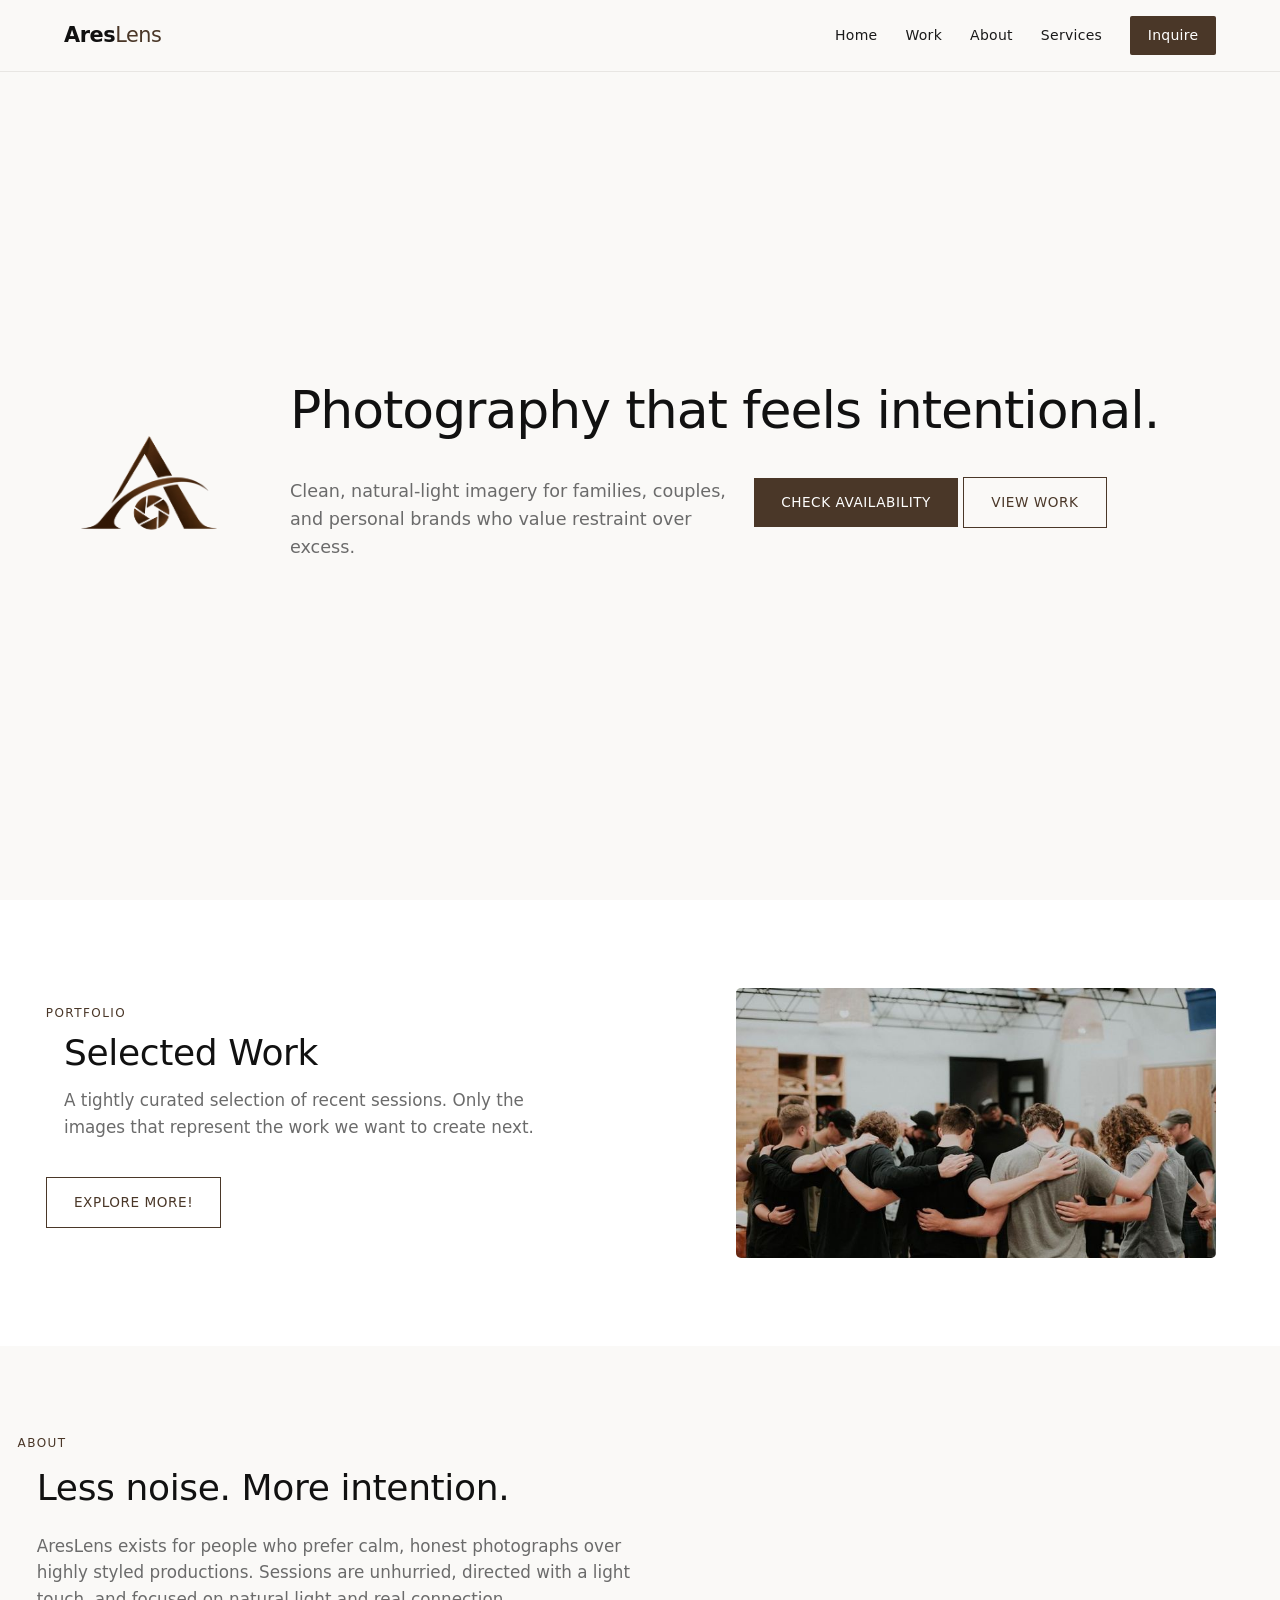
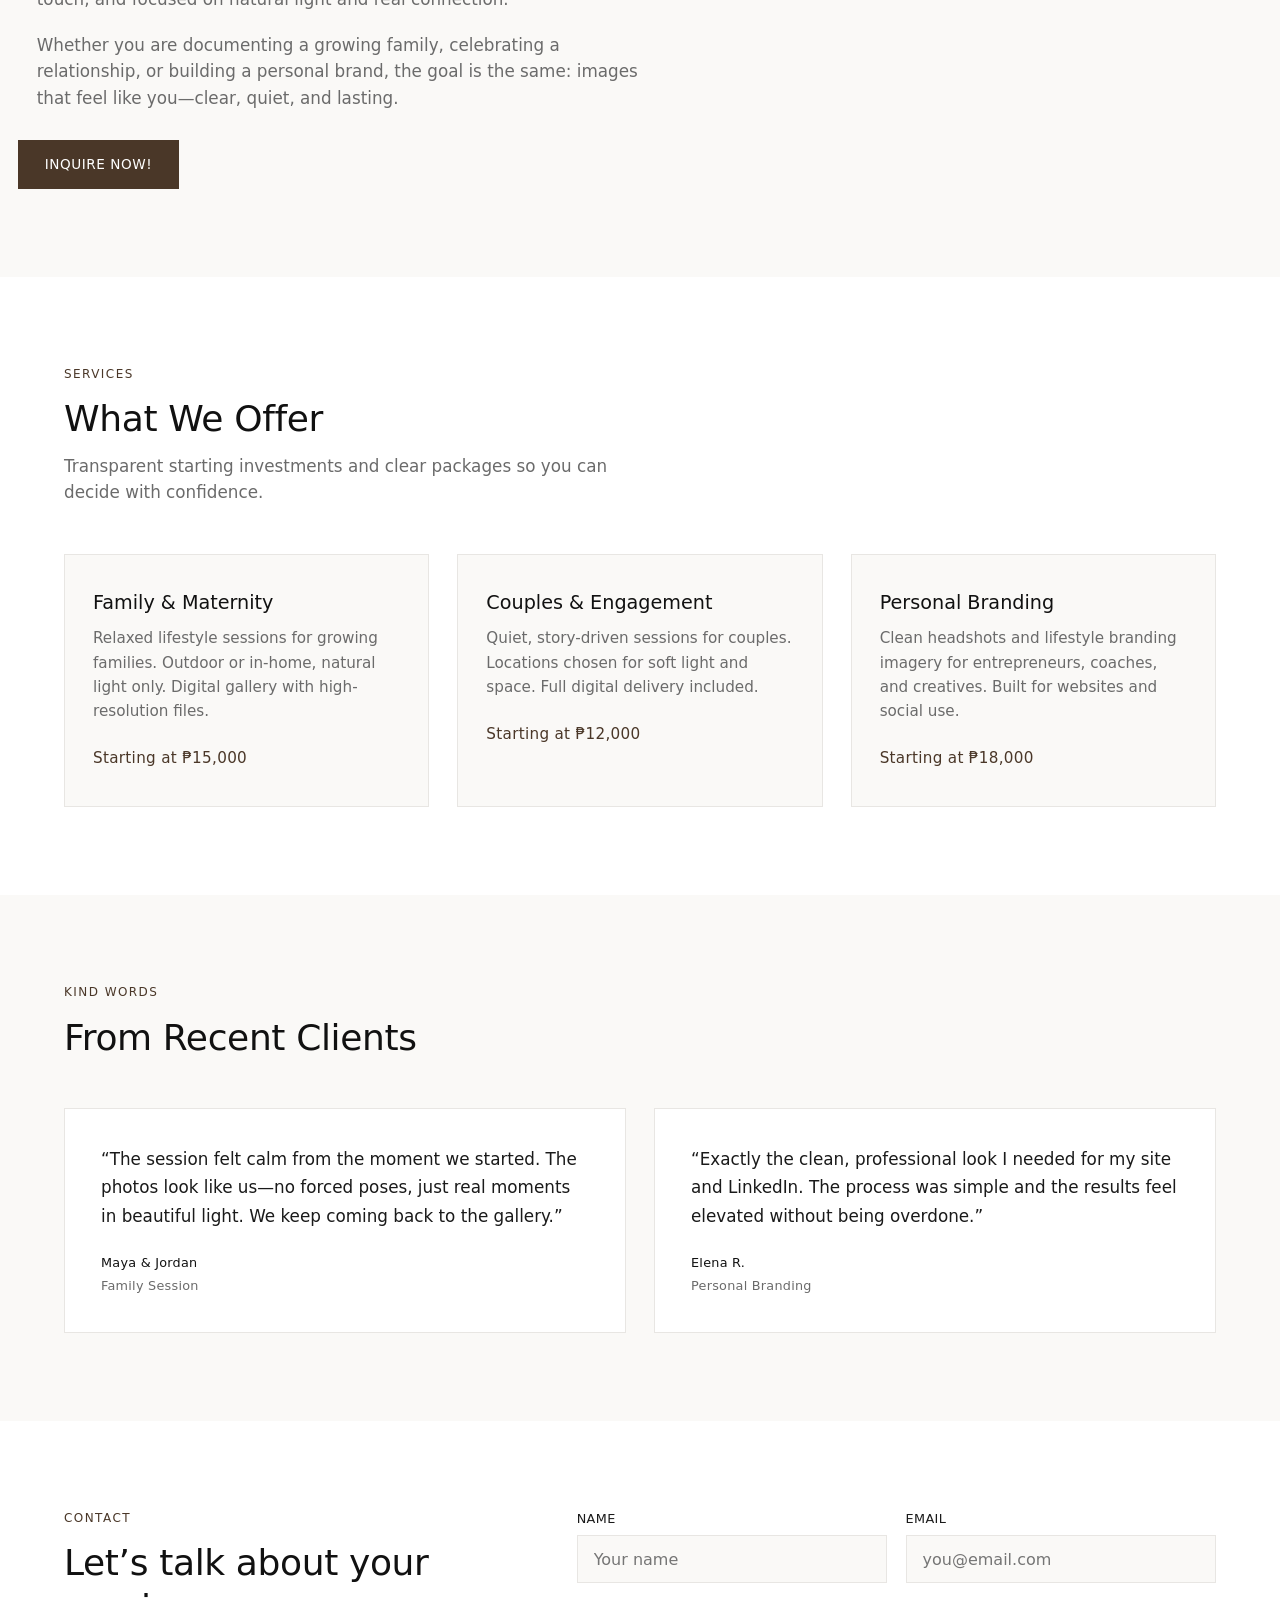
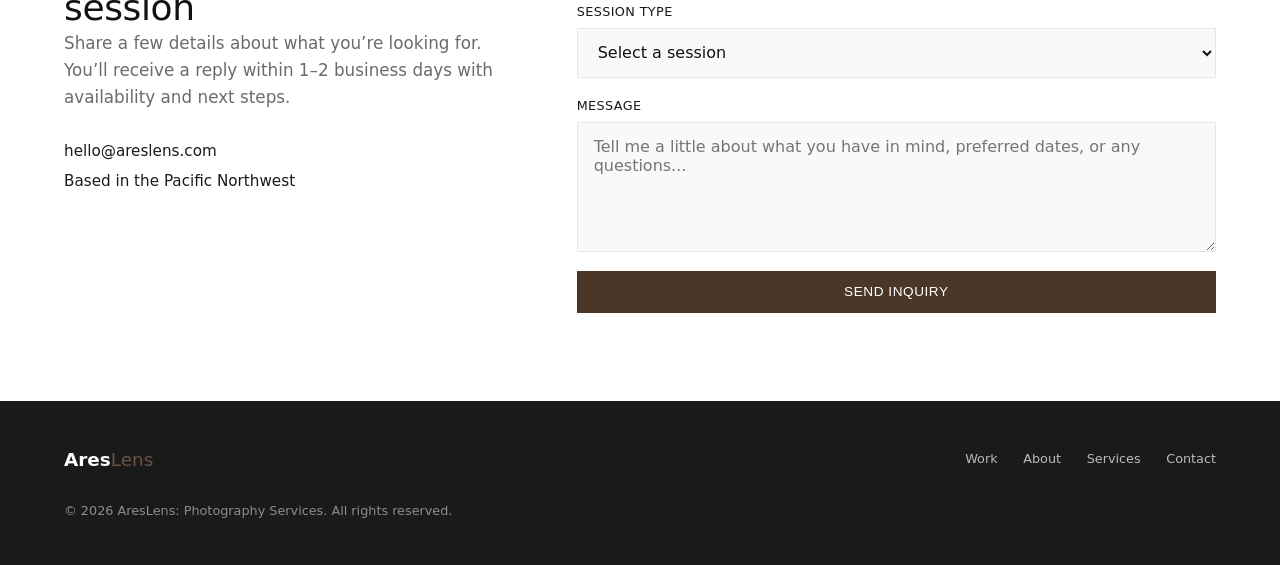
<file: index.html>
<!doctype html>
<html lang="en">
  <head>
    <link rel="stylesheet" href="css/style.css" />
    <meta charset="UTF-8" />
    <meta name="viewport" content="width=device-width, initial-scale=1.0" />
    <title>
      AresLens: Photography Services
    </title>
  </head>
  <body>
    <header>
      <div>
        <a>Ares<span>Lens</span></a>
        <nav>
          <a href=#>Home</a>
          <a href=#>Work</a>
          <a href=#>About</a>
          <a href=#>Services</a>
          <a href=#>Inquire</a>
        </nav>
      </div>
    </header>

    <main>
      <section>
        <div>
            <img
            src="images/logo.png"
            alt="AresLensLogo"
            width="170"
            height="150"
          />
          <div>
            <h1>Photography that feels intentional.</h1>
            <p>
              Clean, natural-light imagery for families, couples, and personal
              brands who value restraint over excess.
            </p>
            <div>
              <a href="#contact" class="btn btn-primary">Check Availability</a>
              <a href="#viewwork" class="btn btn-outline">View Work</a>
            </div>
      </section>


<section id="viewwork">
  <div class="portfolio-container">
    <div class="portfolio-text">
      <h1>Portfolio</h1>
      <h2>Selected Work</h2>
      <p>
        A tightly curated selection of recent sessions. Only the images
        that represent the work we want to create next.
      </p>
      <div class="btn btn-portfolio">
        <a href="MyPortfolio.html" target="_blank">Explore More!</a>
      </div>
    </div>


    <div class="img-selected">
      <img src="images/portimgbg.jpg" alt="selected">
    </div>
  </div>
</section>


<section class="section about" id="about">
      <div class="about-content">
        <span class="section-label">About</span>
        <h2>Less noise. More intention.</h2>
        <p>
          AresLens exists for people who prefer calm, honest photographs over highly styled productions. Sessions are unhurried, directed with a light touch, and focused on natural light and real connection.
        </p>
        <p>
          Whether you are documenting a growing family, celebrating a relationship, or building a personal brand, the goal is the same: images that feel like you—clear, quiet, and lasting.
        </p>
        <a href="#contact" class="btn btn-primary">Inquire Now!</a>
      </div>
    </div>
  </section>
  <section class="section services" id="services">
  <div class="container">
    <div class="section-header">
      <span class="section-label">Services</span>
      <h2>What We Offer</h2>
      <p>Transparent starting investments and clear packages so you can decide with confidence.</p>
    </div>

    <div class="services-grid">
      <article class="service-card">
        <h3>Family & Maternity</h3>
        <p>
          Relaxed lifestyle sessions for growing families. Outdoor or in-home, natural light only. Digital gallery with high-resolution files.
        </p>
        <p class="service-price">Starting at ₱15,000</p>
      </article>
      <article class="service-card">
        <h3>Couples & Engagement</h3>
        <p>
          Quiet, story-driven sessions for couples. Locations chosen for soft light and space. Full digital delivery included.
        </p>
        <p class="service-price">Starting at ₱12,000</p>
      </article>
      <article class="service-card">
        <h3>Personal Branding</h3>
        <p>
          Clean headshots and lifestyle branding imagery for entrepreneurs, coaches, and creatives. Built for websites and social use.
        </p>
        <p class="service-price">Starting at ₱18,000</p>
      </article>
    </div>
  </div>
</section>

<section class="section testimonials">
  <div class="container">
    <div class="section-header">
      <span class="section-label">Kind Words</span>
      <h2>From Recent Clients</h2>
    </div>

    <div class="testimonials-grid">
      <article class="testimonial-card">
        <blockquote>
          “The session felt calm from the moment we started. The photos look like us—no forced poses, just real moments in beautiful light. We keep coming back to the gallery.”
        </blockquote>
        <div class="testimonial-name">
          <strong>Maya & Jordan</strong>
          Family Session
        </div>
      </article>
      <article class="testimonial-card">
        <blockquote>
          “Exactly the clean, professional look I needed for my site and LinkedIn. The process was simple and the results feel elevated without being overdone.”
        </blockquote>
        <div class="testimonial-name">
          <strong>Elena R.</strong>
          Personal Branding
        </div>
      </article>
    </div>
  </div>
</section>

  <section class="section contact" id="contact">
    <div class="container contact-grid">
      <div class="contact-info">
        <span class="section-label">Contact</span>
        <h2>Let’s talk about your session</h2>
        <p>
          Share a few details about what you’re looking for. You’ll receive a reply within 1–2 business days with availability and next steps.
        </p>
        <div class="contact-details">
          <p>hello@areslens.com</p>
          <p>Based in the Pacific Northwest</p>
        </div>
      </div>

      <form class="contact-form" action="#" method="post">
        <div class="form-row">
          <div class="form-group">
            <label for="name">Name</label>
            <input type="text" id="name" name="name" required placeholder="Your name" />
          </div>
          <div class="form-group">
            <label for="email">Email</label>
            <input type="email" id="email" name="email" required placeholder="you@email.com" />
          </div>
        </div>

        <div class="form-group">
          <label for="session">Session Type</label>
          <select id="session" name="session" required>
            <option value="" disabled selected>Select a session</option>
            <option value="family">Family / Maternity</option>
            <option value="couples">Couples / Engagement</option>
            <option value="branding">Personal Branding</option>
            <option value="other">Other / Not sure yet</option>
          </select>
        </div>

        <div class="form-group">
          <label for="message">Message</label>
          <textarea id="message" name="message" placeholder="Tell me a little about what you have in mind, preferred dates, or any questions..."></textarea>
        </div>

        <button type="submit" class="btn btn-primary">Send Inquiry</button>
      </form>
    </div>
  </section>
  </main>

  <footer class="site-footer">
  <div class="container footer-inner">
    <div class="footer-logo">Ares<span>Lens</span></div>
    <div class="footer-links">
      <a href="#work">Work</a>
      <a href="#about">About</a>
      <a href="#services">Services</a>
      <a href="#contact">Contact</a>
    </div>
    <p class="footer-copy">&copy; 2026 AresLens: Photography Services. All rights reserved.</p>
  </div>
</footer>
</body>
</html>
</file>
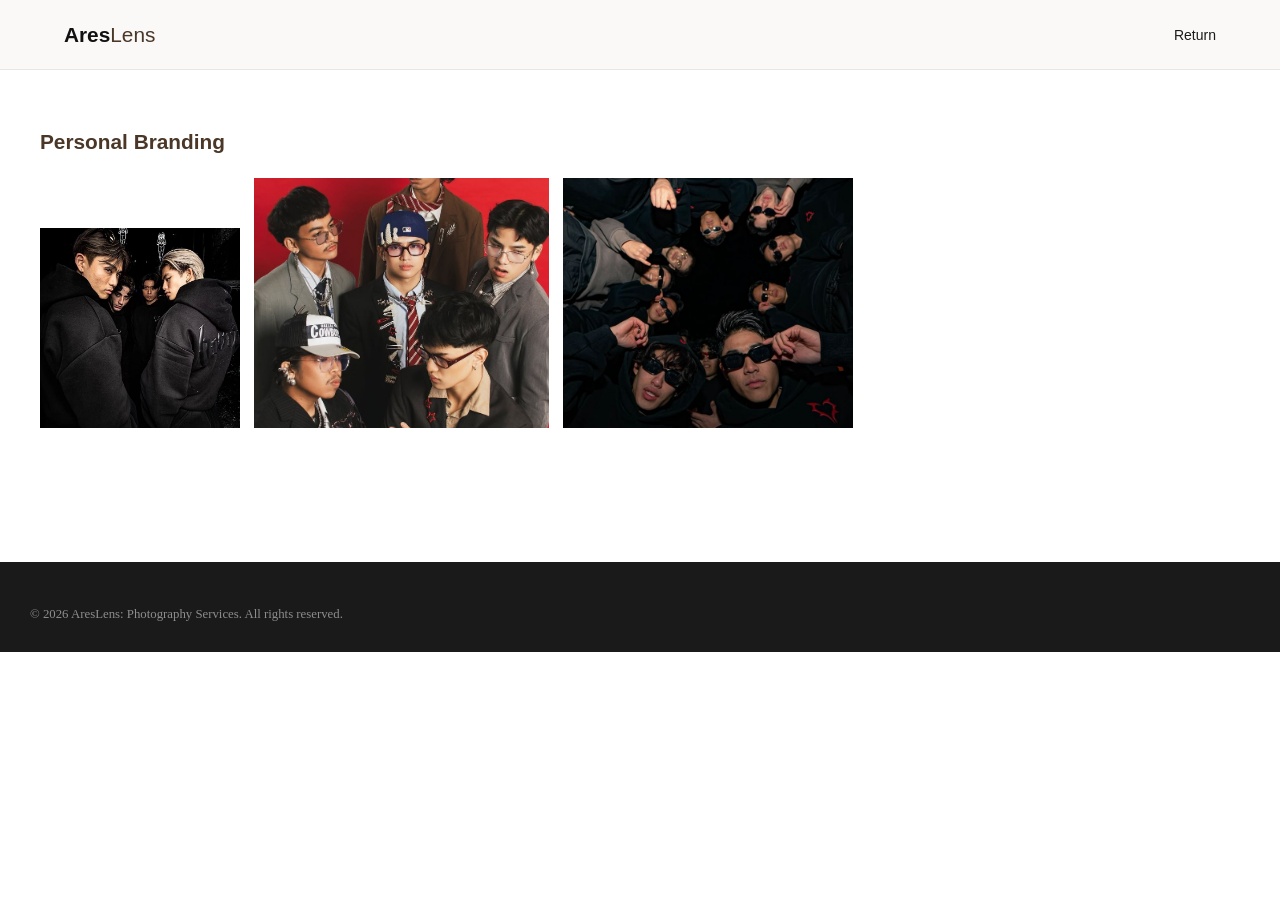
<file: brand.html>
<!DOCTYPE html>
<html>
<head>
    <title>Portfolio: Personal Branding</title>
    <link rel="stylesheet" href="css/portfolio.css">
</head>

<body>
<main>
    <section>
        <header>
            <div>
                <p>Ares<span>Lens</span></p>
                <a href="MyPortfolio.html">Return</a>
            </div>
        </header>

        <div class="gallery">
            <p><strong>Personal Branding</strong></p>

            <img src="images/kinghenry1.jpg" alt="Branding photo" width="200" height="200">
            <img src="images/royce.jpg" alt="Royce photo" width="295" height="250">
            <img src="images/kinghenry2.jpg" alt="Branding photo" width="290" height="250">
        </div>
    </section>
        </main>
            <footer class="site-footer">
                    <p class="footer-copy">&copy; 2026 AresLens: Photography Services. All rights reserved.</p>
            </footer>
        </body>
</html>
</file>
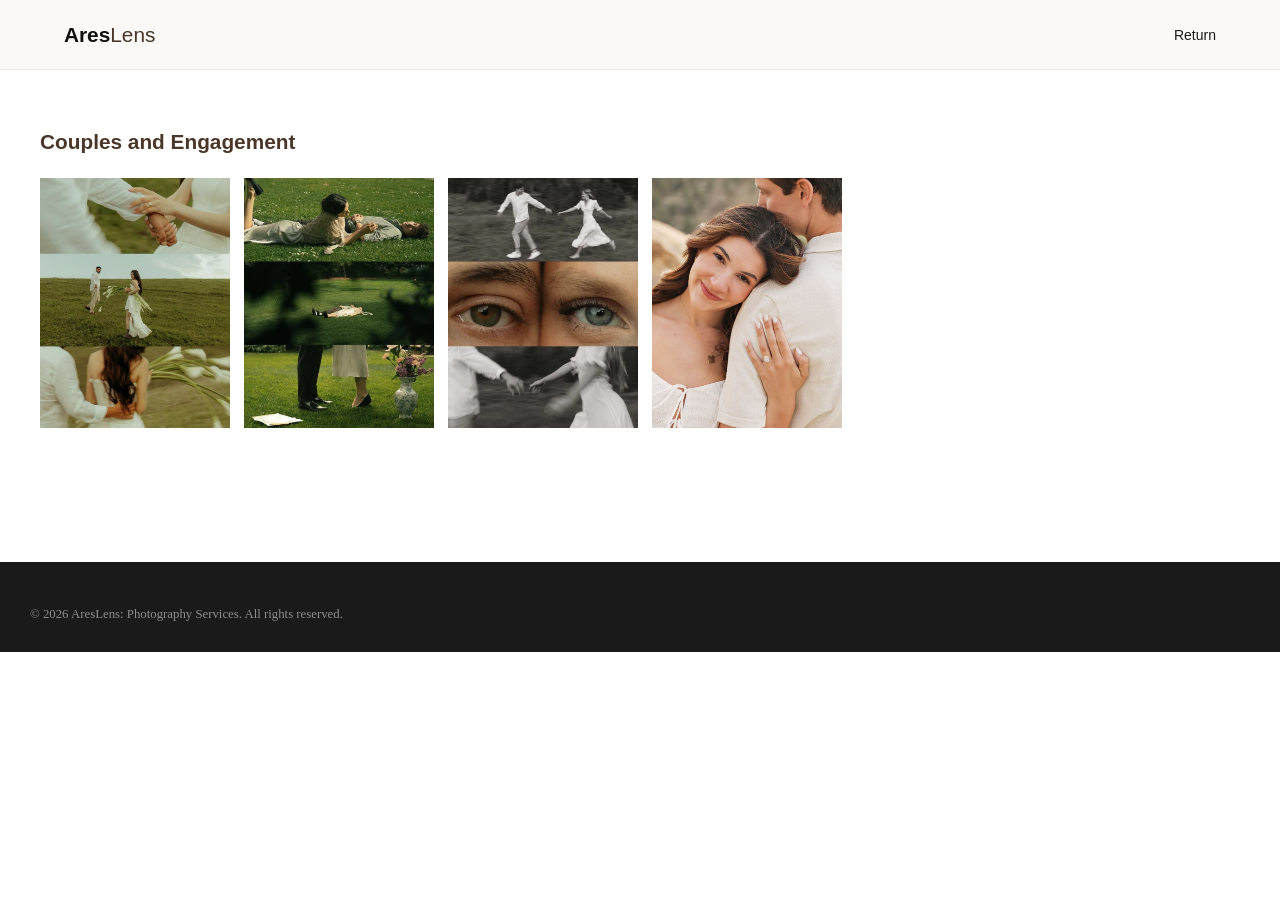
<file: coup.html>
<!DOCTYPE html>
<html>
<head>
    <title>Portfolio: Couples & Engagement</title>
    <link rel="stylesheet" href="css/portfolio.css">
</head>

<body>
<main>
    <section>
        <header>
            <div>
                <p>Ares<span>Lens</span></p>
                <a href="MyPortfolio.html">Return</a>
            </div>
        </header>

        <div class="gallery">
            <p><strong>Couples and Engagement</strong></p>

            <img src="images/couple1.jpg" alt="Couple photo" width="190" height="250">
            <img src="images/couple2.jpg" alt="Couple photo" width="190" height="250">
            <img src="images/couple3.jpg" alt="Couple photo" width="190" height="250">
            <img src="images/couple4.jpg" alt="Couple photo" width="190" height="250">
        </div>
    </section>
        </main>
            <footer class="site-footer">
                <p class="footer-copy">&copy; 2026 AresLens: Photography Services. All rights reserved.</p>
            </footer>
        </body> 
</html>
</file>
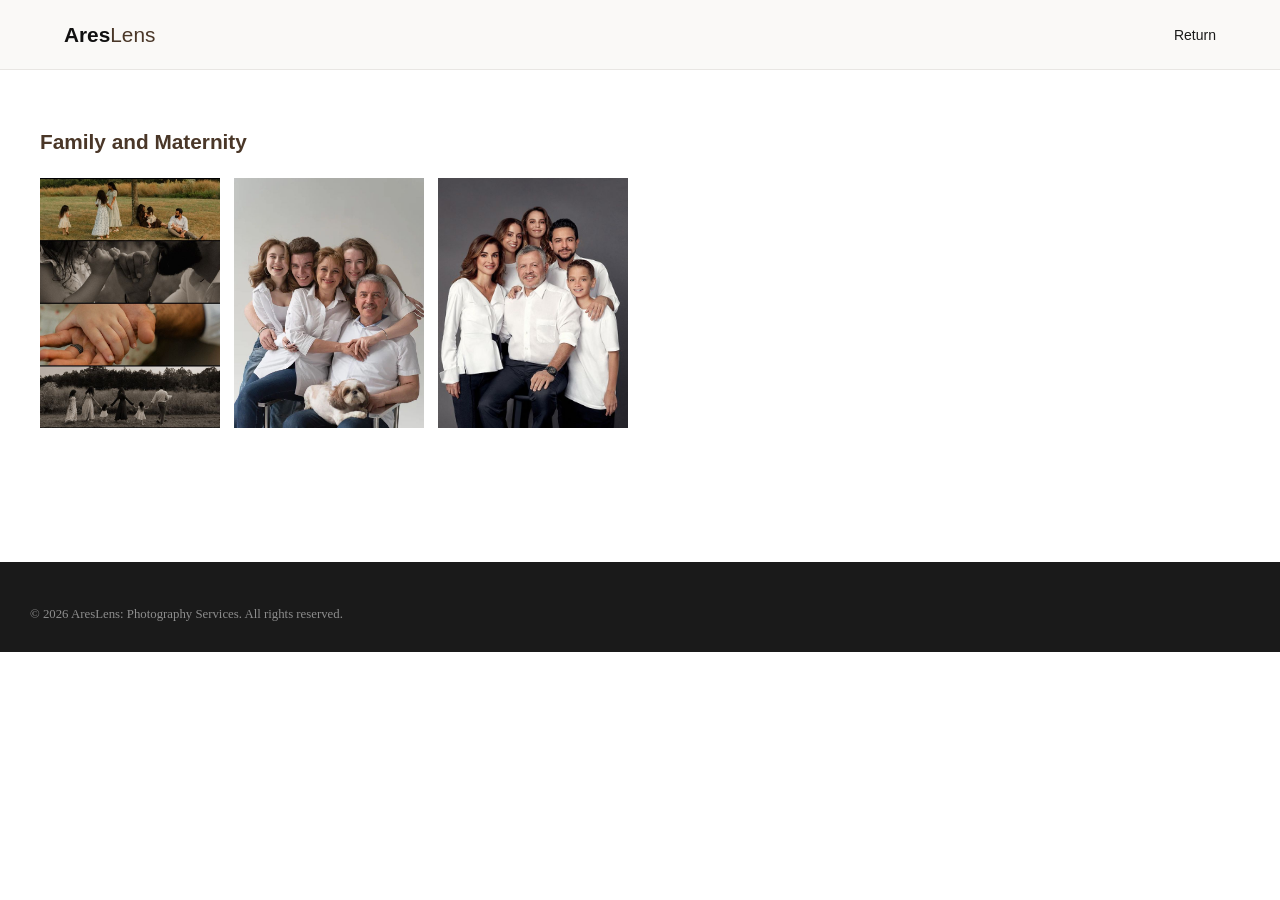
<file: fam.html>
<!DOCTYPE html>
<html>
<head>
    <title>Portfolio: Family & Maternity</title>
    <link rel="stylesheet" href="css/portfolio.css">
</head>

<body>
<main>
    <section>
        <header>
            <div>
                <p>Ares<span>Lens</span></p>
                <a href="MyPortfolio.html">Return</a>
            </div>
        </header>

        <div class="gallery">
            <p><strong>Family and Maternity</strong></p>

            <img src="images/family1.jpg" alt="Family photo" width="180" height="250">
            <img src="images/family2.jpg" alt="Family photo" width="190" height="250">
            <img src="images/family3.jpg" alt="Family photo" width="190" height="250">
        </div>
    </section>
        </main>
            <footer class="site-footer">
            <p class="footer-copy">&copy; 2026 AresLens: Photography Services. All rights reserved.</p>
            </footer>
        </body>
</html>
</file>
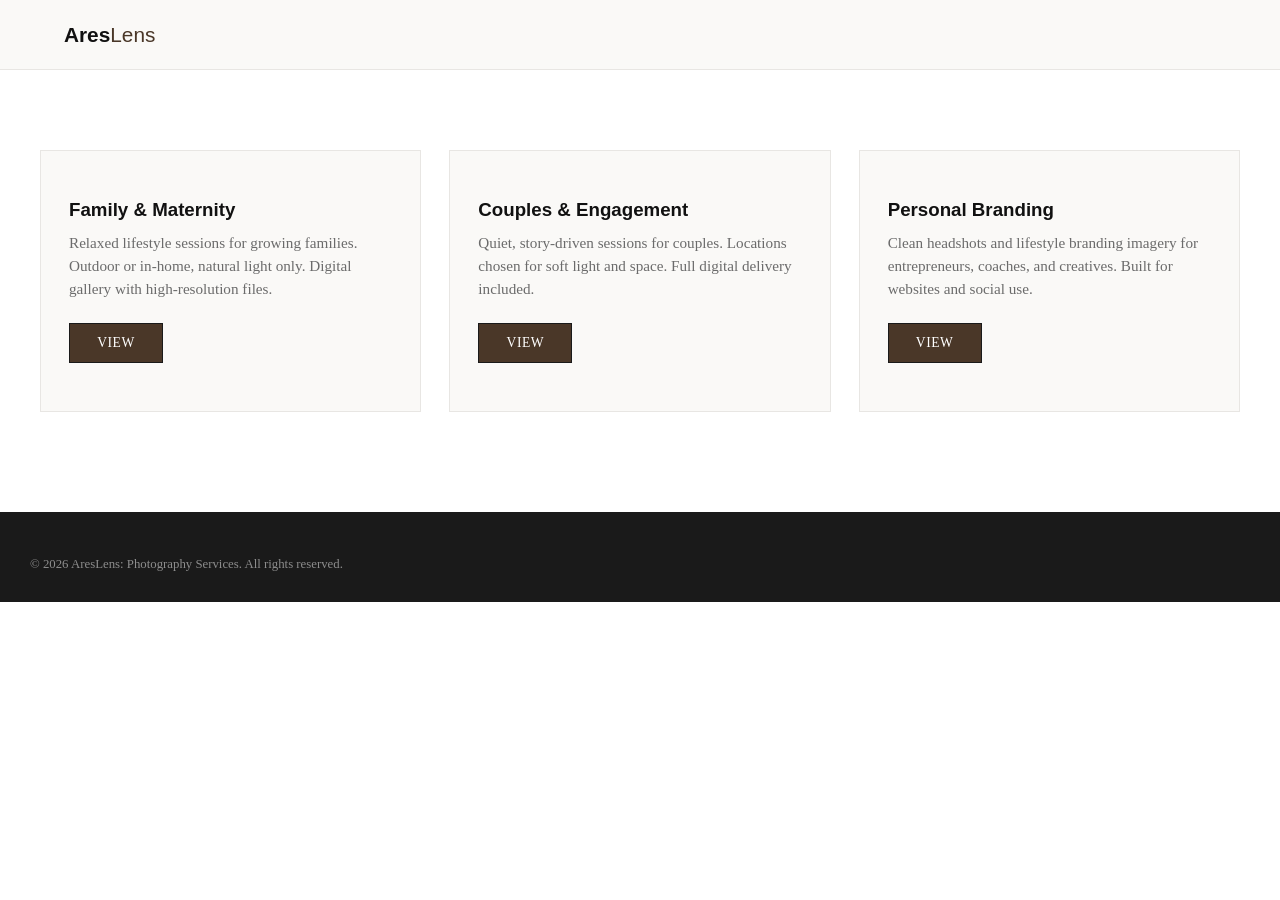
<file: MyPortfolio.html>
<!DOCTYPE html>
<html>
<head>
    <title>AresLens: Portfolio</title>
    <link rel="stylesheet" href="css/portfolio.css">
</head>

<body>
<main>
    <section>
        <header>
            <div>
                <p>Ares<span>Lens</span></p>
            </div>
        </header>
    </section>

    <section>
        <div class="services-grid">

            <article class="service-card">
                <h3>Family & Maternity</h3>
                <p>
                    Relaxed lifestyle sessions for growing families.
                    Outdoor or in-home, natural light only.
                    Digital gallery with high-resolution files.
                </p>
                <a class="btn btn-transfer" href="fam.html">View</a>
            </article>

            <article class="service-card">
                <h3>Couples & Engagement</h3>
                <p>
                    Quiet, story-driven sessions for couples.
                    Locations chosen for soft light and space.
                    Full digital delivery included.
                </p>
                <a class="btn btn-transfer" href="coup.html">View</a>
            </article>

            <article class="service-card">
                <h3>Personal Branding</h3>
                <p>
                    Clean headshots and lifestyle branding imagery
                    for entrepreneurs, coaches, and creatives.
                    Built for websites and social use.
                </p>
                <a class="btn btn-transfer" href="brand.html">View</a>
            </article>

        </div>
    </section>
        </main>
            <footer class="site-footer">
            <p class="footer-copy">&copy; 2026 AresLens: Photography Services. All rights reserved.</p>
    </footer>
    </body>
</html>
</file>
<file: css/style.css>
*,
*::before,
*::after {
  margin: 0;
  padding: 0;
  box-sizing: border-box;
}

:root {
  --coffee: #4A3728;
  --coffee-light: #6B5344;
  --coffee-dark: #3A2B1F;
  --white: #FFFFFF;
  --off-white: #FAF9F7;
  --black: #111111;
  --charcoal: #1A1A1A;
  --gray: #6B6B6B;
  --light-gray: #E8E6E3;

  --font-sans: "Inter", system-ui, -apple-system, BlinkMacSystemFont, "Segoe UI", Roboto, sans-serif;
  --max-width: 1200px;
  --header-height: 72px;
  --transition: 0.25s ease;
}

html {
  scroll-behavior: smooth;
  font-size: 16px;
}

body {
  font-family: var(--font-sans);
  background-color: var(--off-white);
  color: var(--black);
  line-height: 1.6;
  -webkit-font-smoothing: antialiased;
}

img {
  max-width: 100%;
  height: auto;
  display: block;
}

a {
  color: inherit;
  text-decoration: none;
}

ul {
  list-style: none;
}

h1, h2, h3, h4 {
  font-weight: 500;
  line-height: 1.25;
  color: var(--black);
}

h1 {
  font-size: clamp(2rem, 4.5vw, 3.25rem);
  letter-spacing: -0.02em;
}

h2 {
  font-size: clamp(1.6rem, 3vw, 2.25rem);
  letter-spacing: -0.01em;
}

h3 {
  font-size: 1.2rem;
  font-weight: 500;
}

p {
  color: var(--gray);
  font-size: 1.05rem;
}

.btn {
  display: inline-flex;
  align-items: center;
  justify-content: center;
  gap: 0.5rem;
  padding: 0.85rem 1.7rem;
  font-size: 0.85rem;
  font-weight: 500;
  letter-spacing: 0.04em;
  text-transform: uppercase;
  border: none;
  cursor: pointer;
  transition: background-color var(--transition), color var(--transition), border-color var(--transition);
}

.btn-portfolio {
  background-color: transparent;
  color: var(--coffee);
  margin-left: -3%;
  margin-bottom: 2%;
  border: 1.1px solid var(--coffee);
}

.btn-portfolio:hover {
  background-color: var(--coffee);
  color: var(--white);
}

.btn-primary {
  background-color: var(--coffee);
  color: var(--white);
}

.btn-primary:hover {
  background-color: var(--coffee-dark);
}

.btn-outline {
  background-color: transparent;
  color: var(--coffee);
  border: 1px solid var(--coffee);
}

.btn-outline:hover {
  background-color: var(--coffee);
  color: var(--white);
}

header {
  position: fixed;
  top: 0;
  left: 0;
  right: 0;
  height: var(--header-height);
  background-color: rgba(250, 249, 247, 0.94);
  backdrop-filter: blur(12px);
  -webkit-backdrop-filter: blur(12px);
  border-bottom: 1px solid var(--light-gray);
  z-index: 1000;
}

header > div {
  max-width: var(--max-width);
  margin: 0 auto;
  padding: 0 1.5rem;
  height: 100%;
  display: flex;
  align-items: center;
  justify-content: space-between;
}

/* Logo link */
header > div > a {
  font-size: 1.3rem;
  font-weight: 600;
  letter-spacing: -0.02em;
  color: var(--black);
}

header > div > a span {
  color: var(--coffee);
  font-weight: 400;
}

/* Navigation */
header nav {
  display: flex;
  align-items: center;
  gap: 1.75rem;
}

header nav a {
  font-size: 0.875rem;
  font-weight: 500;
  color: var(--charcoal);
  letter-spacing: 0.02em;
  transition: color var(--transition);
}

header nav a:hover {
  color: var(--coffee);
}

header nav a:last-child {
  padding: 0.5rem 1.1rem;
  background-color: var(--coffee);
  color: var(--white);
  border-radius: 2px;
}

header nav a:last-child:hover {
  background-color: var(--coffee-dark);
  color: var(--white);
}

main {
  padding-top: var(--header-height);
}


main > section:first-of-type {
  min-height: calc(100vh - var(--header-height));
  display: flex;
  align-items: center;
  padding: 4rem 0;
  background-color: var(--off-white);
}

main > section:first-of-type > div {
  max-width: var(--max-width);
  margin: 0 auto;
  padding: 0 1.5rem;
  display: grid;
  grid-template-columns: auto 1fr;
  gap: 3.5rem;
  align-items: center;
}

/* Logo image in hero */

main > section:first-of-type h1 {
  margin-bottom: 1.1rem;
}

main > section:first-of-type p {
  max-width: 28rem;
  margin-bottom: 2rem;
  font-size: 1.1rem;
}

main > section:first-of-type > div > div:last-child {
  display: flex;
  flex-wrap: wrap;
  gap: 1rem;
}

main > section:nth-of-type(2) {
  padding: 5.5rem 0;
  background-color: var(--white);
}

main > section:nth-of-type(2) > div {
  max-width: var(--max-width);
  margin: 0 auto;
  padding: 0 1.5rem;
}

main > section:nth-of-type(2) h1 {
  font-size: 0.75rem;
  letter-spacing: 0.12em;
  text-transform: uppercase;
  color: var(--coffee);
  font-weight: 500;
  margin-left: -3%;
  margin-bottom: 0.6rem;
}

main > section:nth-of-type(2) h2 {
  margin-bottom: 0.75rem;
}

main > section:nth-of-type(2) > div > div:first-child p {
  max-width: 32rem;
  margin-bottom: 2.25rem;
}


.section {
  padding: 5.5rem 0;
}


.portfolio-container {
  max-width: var(--max-width);
  margin: 0 auto;
  padding: 0 1.5rem;
  display: flex;
  align-items: center;
  gap: 4rem;
}

.portfolio-text {
  flex: 1;
}

.img-selected {
  flex: 1;
  max-width: 480px;
}

.img-selected img {
  width: 100%;
  height: auto;
  display: block;
  object-fit: cover;
  aspect-ratio: 16 / 9;
  border-radius: 5px;
}

.img-selected img:hover {
  transform: scale(1.03);
  transition: transform 0.4s ease;
}

.section-label {
  display: block;
  font-size: 0.75rem;
  letter-spacing: 0.12em;
  text-transform: uppercase;
  color: var(--coffee);
  margin-bottom: 0.75rem;
  font-weight: 500;
}

.section-header {
  margin-bottom: 3rem;
  max-width: 34rem;
}

.section-header h2 {
  margin-bottom: 0.7rem;
}

.container {
  max-width: var(--max-width);
  margin: 0 auto;
  padding: 0 1.5rem;
}

.about {
  background-color: var(--off-white);
}

.about-content {
  max-width: 40rem;
  margin-left: 1.1rem;
}

.about-content h2 {
  margin-bottom: 1.4rem;
  margin-left: 1.2rem;
}

.about-content p {
  margin-bottom: 1.15rem;
  margin-left: 1.2rem;
}

.about-content p:last-of-type {
  margin-bottom: 1.75rem;
  margin-left: 1.2rem;
}

.services {
  background-color: var(--white);
}

.services-grid {
  display: grid;
  grid-template-columns: repeat(3, 2fr);
  gap: 1.75rem;
}

.service-card {
  padding: 2.25rem 1.75rem;
  border: 1px solid var(--light-gray);
  background-color: var(--off-white);
  transition: border-color var(--transition);
}

.service-card:hover {
  border-color: var(--coffee);
}

.service-card h3 {
  margin-bottom: 0.7rem;
  color: var(--black);
}

.service-card p {
  font-size: 0.95rem;
  margin-bottom: 1.4rem;
}

.service-price {
  font-size: 0.85rem;
  font-weight: 500;
  color: var(--coffee);
  letter-spacing: 0.02em;
  margin-bottom: 0 !important;
}

.testimonials {
  background-color: var(--off-white);
}

.testimonials-grid {
  display: grid;
  grid-template-columns: repeat(2, 1fr);
  gap: 1.75rem;
}

.testimonial-card {
  padding: 2.25rem;
  background-color: var(--white);
  border: 1px solid var(--light-gray);
}

.testimonial-card blockquote {
  font-size: 1.05rem;
  color: var(--charcoal);
  line-height: 1.7;
  margin-bottom: 1.4rem;
  font-style: normal;
}

.testimonial-name {
  font-size: 0.8rem;
  color: var(--gray);
  letter-spacing: 0.02em;
}

.testimonial-name strong {
  display: block;
  color: var(--black);
  font-weight: 500;
  margin-bottom: 0.15rem;
}

.contact {
  background-color: var(--white);
}

.contact-grid {
  display: grid;
  grid-template-columns: 1fr 1.4fr;
  gap: 3.5rem;
  align-items: start;
}

.contact-info p {
  margin-bottom: 1.4rem;
}

.contact-details {
  margin-top: 1.75rem;
}

.contact-details p {
  font-size: 0.95rem;
  margin-bottom: 0.4rem;
  color: var(--charcoal);
}

.contact-form {
  display: flex;
  flex-direction: column;
  gap: 1.15rem;
}

.form-row {
  display: grid;
  grid-template-columns: 1fr 1fr;
  gap: 1.15rem;
}

.form-group {
  display: flex;
  flex-direction: column;
  gap: 0.35rem;
}

.form-group label {
  font-size: 0.8rem;
  font-weight: 500;
  letter-spacing: 0.03em;
  text-transform: uppercase;
  color: var(--charcoal);
}

.form-group input,
.form-group select,
.form-group textarea {
  padding: 0.85rem 1rem;
  font-family: inherit;
  font-size: 1rem;
  color: var(--black);
  background-color: var(--off-white);
  border: 1px solid var(--light-gray);
  border-radius: 0;
  transition: border-color var(--transition);
}

.form-group input:focus,
.form-group select:focus,
.form-group textarea:focus {
  outline: none;
  border-color: var(--coffee);
}

.form-group textarea {
  min-height: 130px;
  resize: vertical;
}

.site-footer {
  padding: 2.75rem 0;
  background-color: var(--charcoal);
  color: var(--white);
}

.footer-inner {
  display: flex;
  align-items: center;
  justify-content: space-between;
  flex-wrap: wrap;
  gap: 1.25rem;
}

.footer-logo {
  font-size: 1.15rem;
  font-weight: 600;
}

.footer-logo span {
  color: var(--coffee-light);
  font-weight: 400;
}

.footer-links {
  display: flex;
  gap: 1.6rem;
}

.footer-links a {
  font-size: 0.8rem;
  color: rgba(255, 255, 255, 0.7);
  transition: color var(--transition);
}

.footer-links a:hover {
  color: var(--white);
}

.footer-copy {
  font-size: 0.8rem;
  color: rgba(255, 255, 255, 0.5);
  width: 100%;
  margin-top: 0.4rem;
}
</file>
<file: css/portfolio.css>
* {
    margin: 0;
    padding: 0;
    box-sizing: border-box;
}

:root {
    --coffee: #4A3728;
    --coffee-light: #6B5344;
    --coffee-dark: #3A2B1F;
    --white: #FFFFFF;
    --off-white: #FAF9F7;
    --black: #111111;
    --charcoal: #1A1A1A;
    --gray: #6B6B6B;
    --light-gray: #E8E6E3;

    --font-sans: Arial, sans-serif;
    --transition: 0.25s ease;
}

/* HEADER */

header {
    position: fixed;
    top: 0;
    left: 0;
    right: 0;
    height: 70px;
    background-color: rgba(250, 249, 247, 0.94);
    border-bottom: 1px solid var(--light-gray);
}

header > div {
    margin: 0 40px;
    padding: 0 1.5rem;
    height: 100%;
    display: flex;
    align-items: center;
    justify-content: flex-end;
    gap: 1.75rem;
}

/* LOGO */

header > div > p {
    font-size: 1.3rem;
    font-weight: 600;
    color: var(--black);
    font-family: var(--font-sans);
    margin-right: auto;
}

header > div > p span {
    color: var(--coffee);
    font-weight: 400;
}

/* NAVIGATION LINKS */

header > div > a {
    font-family: var(--font-sans);
    font-size: 0.875rem;
    font-weight: 500;
    text-decoration: none;
    color: var(--charcoal);
    transition: color var(--transition);
}

header > div > a:hover {
    color: var(--coffee);
}

/* PORTFOLIO CARDS */

.services-grid {
    display: grid;
    grid-template-columns: repeat(3, 1fr);
    padding: 0 40px;
    gap: 1.75rem;
    margin-top: 150px;
}

.service-card {
    padding: 3rem 1.75rem;
    border: 1px solid var(--light-gray);
    background-color: var(--off-white);
    transition: border-color var(--transition);
}

.service-card:hover {
    border-color: var(--coffee);
}

.service-card h3 {
    margin-bottom: 0.7rem;
    color: var(--black);
    font-family: var(--font-sans);
}

.service-card p {
    font-size: 0.95rem;
    color: var(--gray);
    margin-bottom: 1.4rem;
    line-height: 1.5;
}

/* VIEW BUTTON */

.btn {
    display: inline-block;
    padding: 0.70rem 1.7rem;
    font-size: 0.85rem;
    font-weight: 500;
    letter-spacing: 0.04em;
    text-transform: uppercase;
    text-decoration: none;
    transition: background-color var(--transition);
}

.btn-transfer {
    background-color: var(--coffee);
    color: var(--white);
    border: 1px solid var(--charcoal);
}

.btn-transfer:hover {
    background-color: var(--coffee-dark);
}

/* GALLERY */

.gallery {
    margin-top: 110px;
    padding: 20px 40px;
}

.gallery p {
    font-size: 1.3rem;
    font-family: var(--font-sans);
    color: var(--coffee);
    margin-bottom: 1.5rem;
}

.gallery img {
    object-fit: cover;
    margin-right: 10px;
    margin-bottom: 10px;
    transition: transform 0.4s ease, opacity 0.3s ease;
}

.gallery img:hover {
    transform: scale(1.03);
    opacity: 0.92;
}


/* footer */
.site-footer {
  padding: 30px;
  background-color: var(--charcoal);
  color: var(--white);
  margin-top: 100px;

}

.footer-copy {
  font-size: 0.8rem;
  color: rgba(255, 255, 255, 0.5);
  width: 100%;
  margin-top: 15px;
}
</file>
